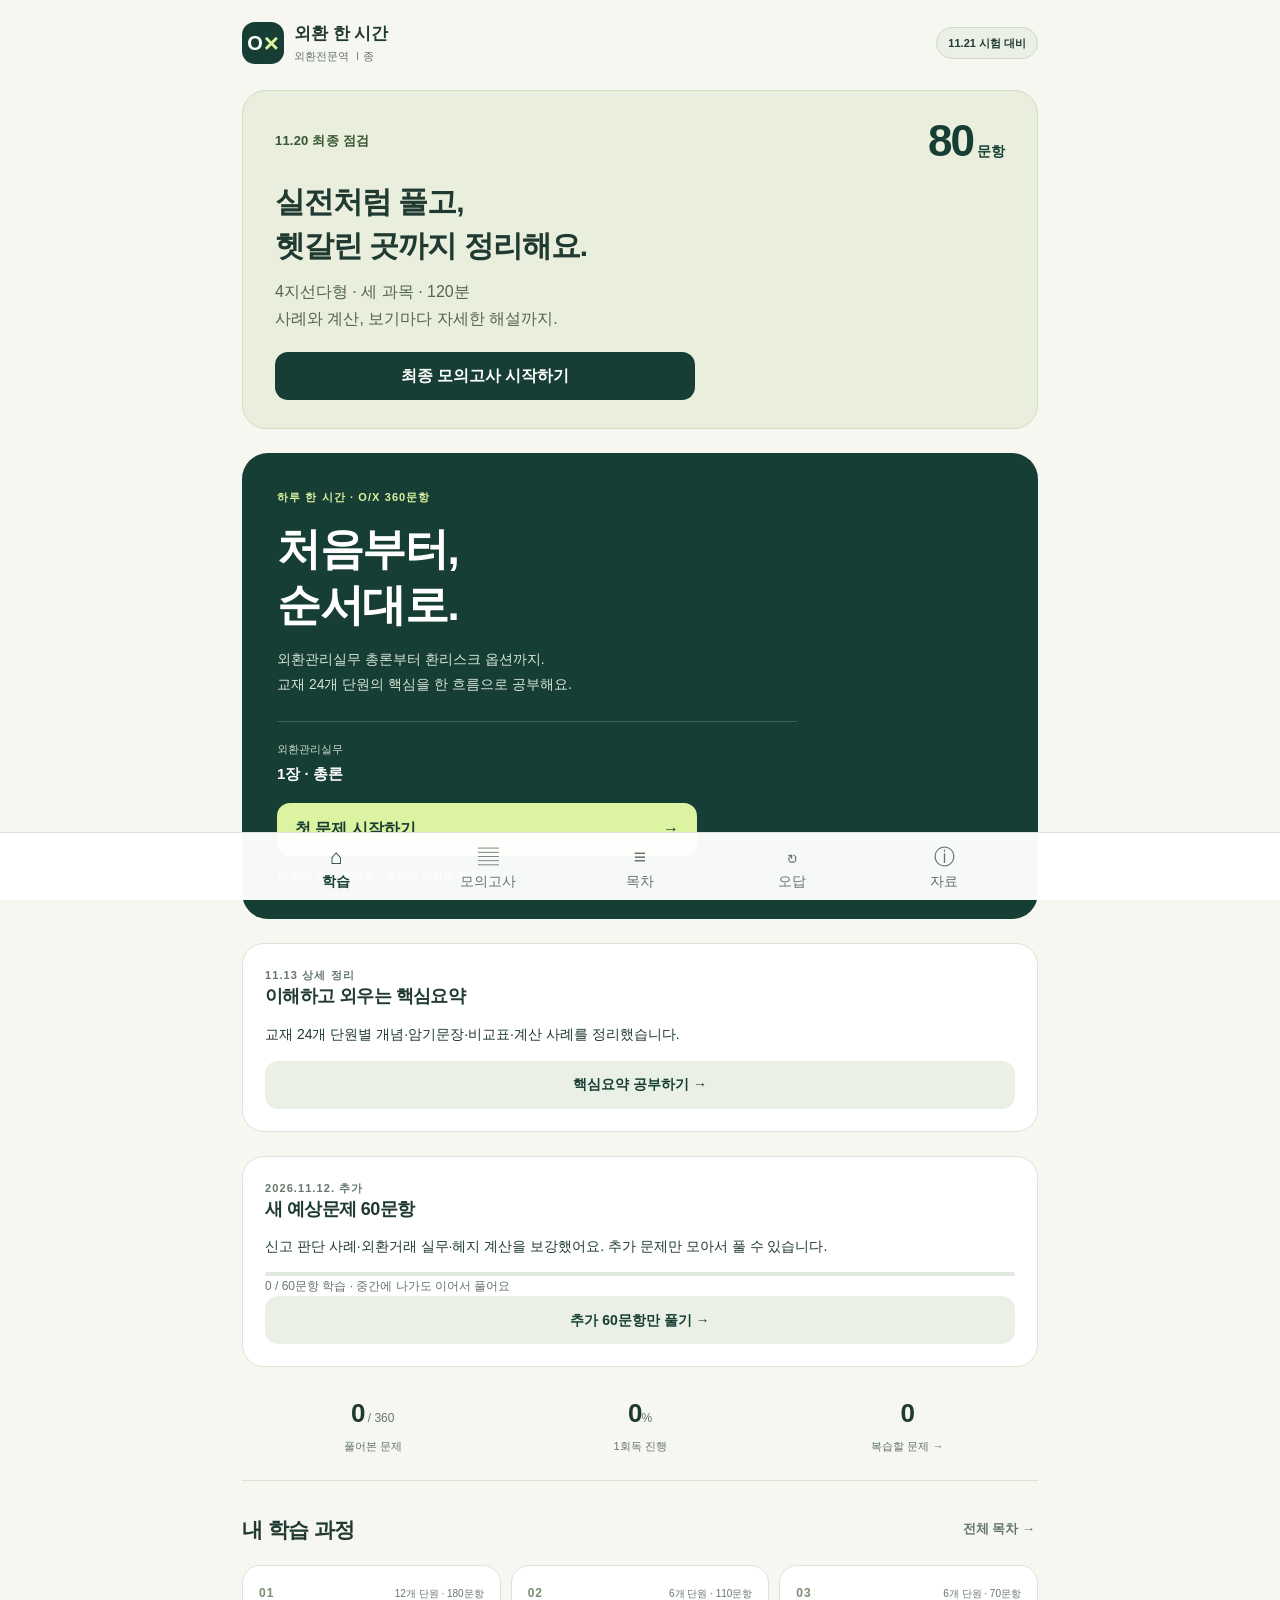
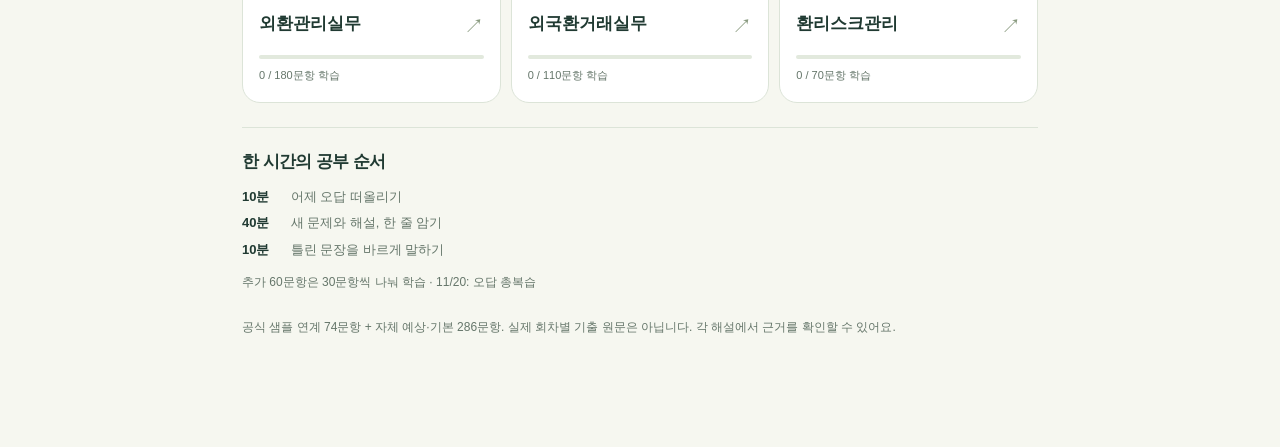
<file: index.html>
<!doctype html>
<html lang="ko">
<head>
  <meta charset="utf-8">
  <meta name="viewport" content="width=device-width, initial-scale=1, viewport-fit=cover">
  <meta name="theme-color" content="#173c36">
  <meta name="description" content="외환전문역 1종, O/X 360문항을 교재 24개 단원 순서로. 4지선다 최종 모의고사 80문항과 24단원 상세 핵심요약. 해설·한 줄 암기·오답 복습으로 하루 한 시간 공부하세요.">
  <meta name="apple-mobile-web-app-capable" content="yes">
  <title>외환 한 시간 · 최종 모의고사와 O/X</title>
  <link rel="icon" href="icon.svg" type="image/svg+xml">
  <link rel="manifest" href="manifest.webmanifest">
  <link rel="stylesheet" href="style.css?v=mock1">
  <script defer src="questions.js?v=mock1"></script>
  <script defer src="guide-data.js?v=mock1"></script>
  <script defer src="guide-view.js?v=mock1"></script>
  <link rel="stylesheet" href="mock-exam.css?v=mock1">
  <script defer src="mock-data.js?v=mock1"></script>
  <script defer src="mock-exam.js?v=mock1"></script>
  <script defer src="app.js?v=mock1"></script>
</head>
<body>
  <header class="site-header"><a class="brand" href="#home" aria-label="외환 한 시간 홈"><span class="brand-mark">O<span>×</span></span><span>외환 한 시간<small>외환전문역 Ⅰ종</small></span></a><span class="exam-badge" id="exam-badge">11.21 시험</span></header>
  <main id="app"><p>학습자료를 불러오는 중입니다.</p></main>
  <div id="storage-notice" role="alert" hidden>이 브라우저에서는 기록을 저장할 수 없습니다. 화면을 닫으면 학습기록이 사라질 수 있어요.</div>
  <nav class="bottom-nav" aria-label="주요 메뉴">
    <button data-view="home" aria-current="page"><span aria-hidden="true">⌂</span>학습</button>
    <button data-view="mock"><span aria-hidden="true">▤</span>모의고사</button>
    <button data-view="course"><span aria-hidden="true">≡</span>목차</button>
    <button data-view="review"><span aria-hidden="true">↻</span>오답</button>
    <button data-view="about"><span aria-hidden="true">ⓘ</span>자료</button>
  </nav>
  <noscript>퀴즈를 풀려면 브라우저의 JavaScript를 켜 주세요.</noscript>
</body>
</html>
</file>
<file: style.css>
@charset "UTF-8";
:root{--bg:#f6f7f0;--paper:#fff;--ink:#203a32;--muted:#65766a;--green:#173e34;--line:#dce4d8;--soft:#eaf0e5;--lime:#dcf3a2;--bad:#a53c31;--radius:22px;color-scheme:light}
*{box-sizing:border-box}body{margin:0;background:var(--bg);color:var(--ink);font-family:-apple-system,BlinkMacSystemFont,"Apple SD Gothic Neo","Noto Sans KR",sans-serif;font-size:16px;line-height:1.65;word-break:keep-all;overflow-wrap:anywhere}button,input,select{font:inherit}button,a{-webkit-tap-highlight-color:transparent}button{cursor:pointer;border:0}button:disabled{cursor:default;opacity:.5}a{color:inherit;text-underline-offset:4px}button:focus-visible,a:focus-visible,input:focus-visible,summary:focus-visible{outline:3px solid #36806f;outline-offset:4px}h1,h2,h3,p{margin:0}h1{font-size:clamp(32px,7vw,44px);line-height:1.26;letter-spacing:-1.4px}h2{font-size:21px;line-height:1.4;letter-spacing:-.6px}h3{font-size:18px;line-height:1.5}small,.small{font-size:12px}.muted{color:var(--muted)}.eyebrow{font-size:11px;font-weight:700;letter-spacing:1.1px}
.site-header{max-width:840px;margin:auto;padding:22px 22px 16px;display:flex;align-items:center;justify-content:space-between;gap:12px}.brand{display:flex;align-items:center;gap:10px;text-decoration:none;font-weight:750;font-size:17px;line-height:1.4}.brand small{display:block;color:var(--muted);font-size:11px;font-weight:500;margin-top:3px}.brand-mark{width:42px;height:42px;display:flex;align-items:center;justify-content:center;gap:1px;border-radius:13px;background:var(--green);color:#fff;font-size:20px}.brand-mark span{color:var(--lime);font-size:26px}.exam-badge{border:1px solid #ced9ca;background:var(--soft);border-radius:30px;padding:6px 11px;font-size:11px;font-weight:700;white-space:nowrap}main{max-width:840px;margin:auto;padding:10px 22px 110px}.stack{display:grid;gap:24px}.row{display:flex;align-items:center;justify-content:space-between;gap:10px;flex-wrap:wrap}.section-top{display:flex;justify-content:space-between;align-items:center;gap:10px;margin-bottom:12px}.full{width:100%}
.primary,.secondary,.text-button{min-height:48px;border-radius:13px;padding:12px 17px;font-weight:700;line-height:1.4;text-decoration:none;display:inline-flex;align-items:center;justify-content:center;gap:8px}.primary{background:var(--green);color:white}.secondary{background:var(--soft);color:var(--green)}.text-button{background:transparent;color:var(--muted);padding:10px 3px;font-size:13px}.hero{background:var(--green);border-radius:26px;padding:27px 25px;color:#fff}.hero .eyebrow{color:var(--lime);margin-bottom:15px}.hero>p{color:#d7e5d9;margin-top:15px;font-size:14px;line-height:1.8}.hero-next{margin-top:24px;padding-top:18px;border-top:1px solid #426052}.hero-next small{display:block;color:#c8d9cc;font-size:11px}.hero-next strong{font-size:15px;font-weight:600;display:block;margin-top:3px}.hero .primary{margin-top:17px;background:var(--lime);color:var(--green);justify-content:space-between;padding:15px 18px}.hero .hero-note{font-size:11px;margin-top:11px;text-align:center;line-height:1.6}.notice{padding:13px 16px;background:var(--soft);border-radius:12px;color:#49634f;font-size:12px}.stats{display:grid;grid-template-columns:repeat(3,1fr);border-bottom:1px solid var(--line);padding-bottom:18px;gap:6px}.stats>div,.stats>button{text-align:center;padding:4px 0;background:transparent;color:var(--ink)}.stats b{display:block;font-size:26px;line-height:1.4;letter-spacing:-1px}.stats b small{font-size:12px;font-weight:500;letter-spacing:0;color:var(--muted)}.stats span{font-size:11px;color:var(--muted)}.subjects{display:grid;gap:10px}.subject{width:100%;text-align:left;padding:19px 20px;border:1px solid var(--line);border-radius:18px;background:var(--paper);color:var(--ink)}.subject-number{font-size:12px;font-weight:700;color:#7b8c73;letter-spacing:1px}.subject h3{display:flex;justify-content:space-between;margin:7px 0 0}.subject h3 span{color:#8a9b80;font-size:20px;font-weight:400}.subject p{font-size:11px;color:var(--muted);margin-top:7px}.bar{height:4px;border-radius:3px;background:#e2e9dd;overflow:hidden;margin-top:14px}.bar span{display:block;height:100%;background:#64916d;transition:width .2s}.routine{border-top:1px solid var(--line);padding-top:22px}.routine h2{font-size:17px}.routine ol{padding:0;list-style:none;margin:12px 0;font-size:13px;color:var(--muted)}.routine li{margin:5px 0}.routine li b{display:inline-block;color:var(--ink);min-width:45px}.note{font-size:12px;color:var(--muted);line-height:1.7}.after-note{margin-top:20px}
.page-intro{margin:14px 0 24px}.page-intro .eyebrow{margin-bottom:10px}.page-intro p{color:var(--muted);font-size:14px;margin-top:12px}.subject-tabs{display:grid;grid-template-columns:repeat(3,minmax(0,1fr));gap:7px;margin-bottom:24px}.chip{background:var(--soft);color:var(--green);border-radius:30px;padding:10px 13px;font-size:12px;min-height:44px}.chip.active{background:var(--green);color:white}.subject-tabs .chip{border-radius:13px;padding:11px 6px;font-size:11px;line-height:1.5}.subject-tabs small{display:block;opacity:.65;font-size:10px;letter-spacing:1px;margin-bottom:3px}.chapter-list{border:1px solid var(--line);border-radius:20px;background:white;overflow:hidden}.chapter{width:100%;display:flex;align-items:flex-start;gap:14px;text-align:left;background:transparent;color:var(--ink);padding:20px 16px;border-bottom:1px solid var(--line)}.chapter:last-child{border-bottom:0}.chapter-number{font-size:14px;color:#7c9076;font-weight:600;flex:0 0 22px;padding-top:2px}.chapter-info{flex:1;min-width:0}.chapter-info strong{display:block;font-size:15px;font-weight:650;line-height:1.55}.chapter-info small{display:block;color:var(--muted);font-size:11px;margin-top:6px}.chapter-count{display:block;color:#54724f;font-size:11px;margin-top:9px}.chapter-arrow{font-size:17px;flex:0 0 17px;color:#65835c}
.question-top{margin-bottom:8px}.question-top+.bar{margin-top:0}.question-meta{margin:21px 0 14px}.question-meta>span{display:block;font-size:11px;color:var(--muted);margin-bottom:4px}.question-meta>strong{font-size:14px;display:block;font-weight:600}.question-card{background:#fff;border:1px solid var(--line);border-radius:var(--radius);padding:24px 22px}.question-id{color:#718169;font-size:11px;margin-bottom:13px}.question-id span{font-size:10px}.question-card h1{font-size:clamp(21px,4.9vw,27px);line-height:1.65;letter-spacing:-.65px;font-weight:650}.answers{display:grid;grid-template-columns:1fr 1fr;gap:13px;margin-top:25px}.answer-button{min-height:107px;border:1.5px solid #d1ddcb;border-radius:17px;background:#fff;color:var(--green);font-size:43px;font-weight:600;line-height:1}.answer-button small{display:block;font-size:11px;font-weight:500;color:var(--muted);margin-top:9px}.answer-button:hover:not(:disabled){background:var(--soft)}.answer-button.selected{background:var(--green);color:#fff;border-color:var(--green);opacity:1}.answer-button.selected small{color:#deeadb}.answer-button.correct-choice{border-color:#44824f;opacity:1}.feedback{margin-top:23px;padding-top:20px;border-top:1px solid var(--line);scroll-margin:20px}.feedback[hidden]{display:none}.verdict{display:flex;gap:10px;align-items:center;justify-content:space-between;font-weight:750;font-size:17px;margin-bottom:13px;flex-wrap:wrap}.verdict span{font-size:12px;font-weight:700;border:1px solid currentColor;border-radius:7px;padding:2px 8px}.verdict.good{color:#276842}.verdict.bad{color:var(--bad)}.explanation{font-size:15px;line-height:1.9}.memory{margin-top:17px;background:var(--soft);border-radius:12px;padding:14px 15px;font-size:14px;font-weight:650}.memory small{display:block;font-weight:500;color:#60725f;font-size:11px;margin-bottom:5px}.source-detail{margin-top:16px;font-size:11px;color:var(--muted)}summary{cursor:pointer;min-height:35px;padding:5px 0;font-weight:600}.source-detail a{display:block;margin:6px 0}.source-detail p{margin-top:8px}.quiz-actions{display:flex;justify-content:space-between;gap:9px;margin-top:17px;align-items:center;flex-wrap:wrap}.quiz-actions .primary{font-size:14px;flex:1;padding:13px 12px}.flag{min-height:48px;background:transparent;color:var(--muted);font-size:12px;padding:9px 3px}.flag[aria-pressed=true]{color:#96621c;font-weight:700}.quiz-footer{margin-top:13px;font-size:11px;color:var(--muted);text-align:center}.result-box{text-align:center;padding:30px 22px;background:#fff;border:1px solid var(--line);border-radius:var(--radius)}.result-box>p{font-size:13px;color:var(--muted)}.result-number{font-size:64px;font-weight:750;letter-spacing:-4px;line-height:1.2;margin:24px 0 12px}.result-number small{font-size:23px;letter-spacing:-1px;color:var(--muted)}.result-buttons{display:grid;gap:10px;margin-top:25px}
.chips{display:flex;gap:7px;flex-wrap:wrap;margin:18px 0}.review-list{margin-top:18px;display:grid;gap:10px}.review-item{background:#fff;border:1px solid var(--line);border-radius:16px;padding:17px;text-align:left;color:var(--ink);width:100%}.review-item small{color:var(--muted);display:block;font-size:11px;margin-bottom:7px}.review-item p{font-size:14px}.review-item>span{display:block;color:var(--bad);font-size:11px;margin-top:9px}.empty{padding:32px 20px;text-align:center;background:#fff;border:1px solid var(--line);border-radius:var(--radius)}.empty h2{font-size:18px}.empty p{margin:10px 0 20px;color:var(--muted);font-size:13px}.info-card{padding:22px;background:#fff;border:1px solid var(--line);border-radius:var(--radius);font-size:14px}.info-card p+p{margin-top:13px}.info-card h2{font-size:18px;margin-bottom:13px}.info-card details{margin:14px 0;font-size:13px}.source-list{padding-left:19px}.source-list li{margin:10px 0;font-size:12px}.backup-row{display:flex;gap:8px;flex-wrap:wrap;margin-top:17px}.backup-row .secondary{font-size:12px;flex:1}#backup-status{font-size:12px;margin-top:10px;color:var(--muted)}.summary-block{border-bottom:1px solid var(--line);padding:20px 0}.summary-block h3{margin-bottom:10px}.summary-block li{font-size:14px;margin:9px 0}.summary-block ul{padding-left:21px;margin:0}#storage-notice{position:relative;margin:0 22px 90px;background:#fff1dd;color:#7b4c10;padding:16px;border-radius:12px;font-size:13px}
.bottom-nav{position:fixed;bottom:0;left:0;right:0;display:flex;justify-content:center;background:rgba(255,255,255,.97);border-top:1px solid var(--line);padding:7px max(12px,env(safe-area-inset-right)) calc(7px + env(safe-area-inset-bottom)) max(12px,env(safe-area-inset-left));z-index:10}.bottom-nav button{width:min(25%,190px);min-height:53px;display:flex;flex-direction:column;align-items:center;justify-content:center;background:none;color:var(--muted);font-size:11px;line-height:1.3;gap:4px}.bottom-nav button span{font-size:21px;height:25px;font-weight:500}.bottom-nav button[aria-current=page]{color:var(--green);font-weight:750}
@media(min-width:700px){.hero{padding:35px}.subjects{grid-template-columns:repeat(3,1fr)}.subject{padding:18px 16px}.subject h3{font-size:17px}.subject .row{gap:3px}.subject .small{font-size:10px}.question-card{padding:32px}.answer-button{min-height:120px}.chapter{padding:23px}.subject-tabs .chip{font-size:13px}.hero .primary{max-width:420px}.hero .hero-note{text-align:left}.hero-next{max-width:520px}}
@media(max-width:360px){.site-header{padding:18px 16px 12px}main{padding:8px 16px 105px}.brand{font-size:15px}.brand-mark{width:38px;height:38px}.exam-badge{font-size:10px;padding:5px 8px}.hero{padding:24px 21px}.hero>p{font-size:13px}.hero-next strong{font-size:14px}.hero .hero-note{font-size:10px}.question-card{padding:20px 18px}.quiz-actions{gap:7px}.quiz-actions .primary{min-width:114px;font-size:13px}.flag{font-size:11px}.chapter{gap:9px;padding:18px 13px}.chapter-number{flex-basis:20px}.subject-tabs .chip{font-size:10px}.info-card{padding:19px}.stats b{font-size:24px}.stats span{font-size:10px}}
@media(prefers-reduced-motion:reduce){*{scroll-behavior:auto!important;transition:none!important}}
@media print{.bottom-nav,.site-header,button{display:none!important}main{max-width:none;padding:0}.question-card,.info-card{border:0;padding:0}body{background:white}}
.guide-entry .secondary{margin-top:15px}
.guide{font-size:16px;line-height:1.9}.guide h2{font-size:23px}.guide h3{font-size:20px}.guide h4{font-size:17px;line-height:1.6;margin:0 0 12px;letter-spacing:-.4px}.guide p+p{margin-top:12px}.guide-start{background:var(--soft);border-radius:18px;padding:20px 23px;margin-bottom:22px}.guide-start h2{font-size:17px}.guide-start ol{padding-left:21px;margin:11px 0}.guide-start li{font-size:13px;margin:7px 0}.guide-start li b{display:block;color:var(--green)}.guide-tabs{display:grid;grid-template-columns:repeat(3,minmax(0,1fr));gap:7px;margin:22px 0 12px}.guide-tabs .chip{border-radius:12px;padding:12px 6px;font-size:12px;font-weight:600;line-height:1.5}.guide-tabs .chip:last-child{grid-column:1/-1;min-height:37px;font-size:11px;padding:8px}.guide-tools{display:flex;gap:12px 20px;align-items:center;justify-content:space-between;flex-wrap:wrap;margin:14px 0 22px;font-size:12px}.guide-tools button,.guide-toc button,.guide-basis>button,.guide-chapter-footer>button[data-action=guide-jump]{background:none;color:var(--green);font-size:12px;min-height:40px;padding:5px 0;text-align:left;text-decoration:underline;text-underline-offset:4px}.guide-toc{border:1px solid var(--line);border-radius:18px;padding:22px;background:#fff;scroll-margin:18px}.guide-toc h2{font-size:17px;margin-bottom:15px}.guide-toc h3{font-size:13px;margin:12px 0 8px}.guide-toc>div{display:grid;gap:3px}.guide-toc a,.guide-toc button{line-height:1.65;padding:8px 0;min-height:42px;font-size:13px;text-decoration:none;border-bottom:1px solid var(--line)}.guide-toc>div>*:last-child{border-bottom:0}.guide-subject-title{margin:34px 0 20px}.guide-subject-title h2{margin:6px 0 12px}.guide-subject-title p{font-size:14px;color:var(--muted)}.guide-chapter{margin:0 0 25px;background:#fff;border:1px solid var(--line);border-radius:22px;padding:25px;scroll-margin:18px}.guide-chapter-header{padding-bottom:22px;border-bottom:2px solid var(--soft);margin-bottom:23px}.guide-chapter-header h3{margin:7px 0 13px;font-size:22px;line-height:1.5}.guide-chapter-header p{font-size:14px;color:var(--muted);line-height:1.8}.guide-topic{margin-top:25px;padding-bottom:25px;border-bottom:1px solid var(--line)}.guide-topic>p{font-size:15px;line-height:1.95}.guide-topic>p:not(.guide-trap){margin-bottom:10px}.guide-memory{background:var(--soft);border-left:3px solid #7fa565;padding:14px 17px;border-radius:0 11px 11px 0;margin:17px 0}.guide-memory>strong,.guide-example>strong{font-size:12px;display:block;color:#43613f;letter-spacing:.3px}.guide-memory ul{padding-left:19px;margin:7px 0 0}.guide-memory li{font-size:14px;font-weight:650;margin:5px 0;line-height:1.75}.guide-example{background:#f8f5e9;border-radius:12px;padding:17px;margin:17px 0}.guide-example p{font-size:14px;line-height:1.85;margin-top:9px}.guide-solution{border-top:1px solid #e3dfca;padding-top:10px}.guide .guide-trap{font-size:13px;color:#7d483c;border-left:2px solid #d5a69a;padding-left:12px;margin:15px 0 0}.guide-trap b{display:block;font-size:11px;margin-bottom:4px}.guide-table-wrap{overflow-x:auto;max-width:100%;border:1px solid var(--line);border-radius:10px;margin:16px 0 4px;overscroll-behavior-x:contain}.guide-table{border-collapse:collapse;min-width:0;width:100%;font-size:13px;line-height:1.75}.guide-table th,.guide-table td{padding:11px 13px;border-bottom:1px solid var(--line);text-align:left;vertical-align:top}.guide-table thead th{background:var(--soft);font-weight:700;white-space:normal}.guide-table tbody th{font-weight:650;width:40%;min-width:0}.guide-table-wide{min-width:480px}.guide-table-wide tbody th{width:auto}.guide-table tr:last-child>*{border-bottom:0}.guide-table-note{font-size:10px}.guide-recall{padding:23px 0 5px}.guide-recall h4{margin-bottom:7px}.guide-recall details{border-bottom:1px solid var(--line);padding:11px 0}.guide-recall summary{font-size:14px;font-weight:600;line-height:1.7}.guide-recall details p,.guide-recall-answer p{font-size:14px;background:var(--soft);padding:13px;border-radius:10px;margin:8px 0}.guide-chapter-footer{padding-top:20px}.guide-chapter-footer .secondary{font-size:13px}.guide-sources{font-size:12px;color:var(--muted);margin:14px 0}.guide-sources a,.guide-source-links a{display:block;font-size:12px;line-height:1.7;margin:8px 0}.guide-numbers{scroll-margin:18px}.guide-numbers h3{font-size:16px;margin-top:25px}.guide-numbers dl{margin:12px 0 28px}.guide-numbers dl>div{padding:17px 19px;border:1px solid var(--line);border-radius:13px;background:#fff;margin-bottom:9px}.guide-numbers dt{font-size:12px;font-weight:600;color:var(--muted);margin-bottom:6px}.guide-numbers dd{margin:0}.guide-numbers dd strong{font-size:17px;line-height:1.6;display:block}.guide-numbers dd p{font-size:13px;margin-top:8px}.guide-numbers dd a{font-size:11px}.guide-basis{border-top:1px solid var(--line);padding-top:25px;margin-top:30px;color:var(--muted)}.guide-basis h2{font-size:16px;margin-bottom:15px}.guide-basis p{font-size:12px;line-height:1.8}.guide-basis>button{margin-top:15px}.guide-recall-answer{margin:15px 0;font-size:14px}
@media(min-width:700px){.guide-chapter{padding:32px}.guide-toc>div{grid-template-columns:repeat(2,minmax(0,1fr));gap:0 25px}.guide-start ol{display:grid;grid-template-columns:repeat(3,minmax(0,1fr));gap:20px}.guide-tabs{grid-template-columns:repeat(3,minmax(0,1fr)) 100px}.guide-tabs .chip:last-child{grid-column:auto}.guide-table{min-width:0}}
@media(max-width:360px){.guide-chapter{padding:19px 16px}.guide-tabs .chip{font-size:10px}.guide-topic>p{font-size:14px}.guide-memory{padding:12px}.guide-memory li{font-size:13px}.guide-example{padding:13px}.guide-toc{padding:18px}.guide-start{padding:18px}}
@media print{@page{size:A4;margin:18mm}.no-print,.guide-tabs,.guide-tools,.guide-toc,.guide-table-note,.guide-chapter-footer>button{display:none!important}.guide{font-size:10pt;line-height:1.65}.guide h1{font-size:26pt}.guide-subject-title{break-before:page}.guide-chapter{border:0;border-radius:0;padding:0;margin-bottom:8mm}.guide-topic{margin-top:5mm;padding-bottom:4mm}.guide-topic>p{font-size:10pt;line-height:1.75}.guide-memory li,.guide-example p{font-size:9pt}.guide-table{min-width:0;font-size:8pt}.guide-table-wrap{overflow:visible}.guide-chapter-header,h2,h3,h4{break-after:avoid}.guide-memory,.guide-example,.guide-numbers dl>div,.guide-recall-answer{break-inside:avoid}.guide-source-links a,.guide-sources a{font-size:8pt}.guide-start{background:#f3f3f3}.guide-chapter-footer{padding-top:2mm}.guide-numbers dd p{font-size:9pt}a{color:inherit}}
</file>
<file: mock-exam.css>
/* Final mock exam: deliberately isolated from existing O/X and guide styles. */
.mock-page{font-size:16px}.mock-page h1{font-size:34px;letter-spacing:-1px}.mock-page .text-button,.mock-page .chip,.mock-page .flag{font-size:14px}.mock-entry{background:#e9efdc;border:1px solid #d1ddbf;border-radius:24px;padding:25px}.mock-entry-top{display:flex;align-items:center;justify-content:space-between;gap:15px}.mock-tag{font-size:13px;font-weight:750;color:#375632;letter-spacing:.2px}.mock-entry-count{font-size:44px;line-height:1;font-weight:750;letter-spacing:-2px;color:var(--green)}.mock-entry-count small{font-size:14px;letter-spacing:0;margin-left:4px}.mock-entry h2{font-size:26px;line-height:1.45;letter-spacing:-1px;margin:17px 0 12px}.mock-entry>p{font-size:16px;color:#52654e}.mock-entry .primary{margin-top:20px}.mock-entry .mock-note{margin-top:13px;font-size:14px}.mock-back,.mock-review-top{display:flex;justify-content:space-between;align-items:center;gap:10px;margin-bottom:18px;font-size:14px;color:var(--muted)}.mock-heading{margin:12px 0 24px}.mock-heading h1{margin:12px 0 16px}.mock-heading>p{font-size:17px;color:var(--muted);line-height:1.8}.mock-panel{background:white;border:1px solid var(--line);border-radius:22px;padding:24px;margin:20px 0}.mock-panel h2,.mock-basis h2{font-size:20px;margin-bottom:12px}.mock-panel>p+p{margin-top:12px}.mock-facts{display:grid;grid-template-columns:repeat(3,1fr);gap:12px;border-bottom:1px solid var(--line);padding-bottom:22px}.mock-facts b{display:block;font-size:34px;line-height:1.4}.mock-facts b small{font-size:15px}.mock-facts span{font-size:14px;color:var(--muted)}.mock-subjects{list-style:none;margin:20px 0 24px;padding:0}.mock-subjects li{display:flex;justify-content:space-between;gap:15px;margin:12px 0;font-size:16px}.mock-subjects b{white-space:nowrap}.mock-instructions{padding-left:22px;margin:12px 0 0}.mock-instructions li{margin:12px 0;font-size:16px;line-height:1.85}.mock-basis{padding:8px 4px;color:var(--muted)}.mock-basis p,.mock-basis a{font-size:14px;line-height:1.9}.mock-basis p{margin:12px 0}.mock-note{font-size:14px;color:var(--muted);line-height:1.8;margin-top:16px}.mock-status{display:flex;justify-content:space-between;align-items:center;gap:14px;margin:14px 0 20px}.mock-status strong{font-size:34px;letter-spacing:-1px}.mock-status strong span{font-size:18px;color:var(--muted)}.mock-status p{font-size:14px;color:var(--muted)}.mock-clock{text-align:right}.mock-clock>span{font-size:12px;color:var(--muted);display:block}.mock-clock b{font-size:23px;font-variant-numeric:tabular-nums;display:inline-block}.mock-clock button{margin-left:10px;padding:8px 9px;min-height:40px;border-radius:8px;background:var(--soft);color:var(--green);font-size:14px}.mock-tools{display:flex;justify-content:space-between;align-items:center;gap:10px;font-size:14px;color:var(--muted);margin:8px 0}.mock-question{background:white;border:1px solid var(--line);border-radius:22px;padding:26px}.mock-question-label{font-size:14px;color:var(--muted);margin-bottom:17px}.mock-question-label>span{background:#fff0dd;color:#875119;border-radius:5px;font-size:13px;padding:3px 7px;margin-left:6px}.mock-question h1{font-size:21px;line-height:1.85;letter-spacing:-.4px;white-space:pre-line;font-weight:650}.mock-choices{display:grid;gap:12px;margin-top:26px}.mock-choice{display:flex;align-items:flex-start;gap:12px;text-align:left;padding:17px 15px;border:1.5px solid var(--line);border-radius:14px;line-height:1.8;color:var(--ink);background:#fff;font-size:16px;width:100%;white-space:pre-line}.mock-choice-number{display:inline-flex;flex:0 0 27px;width:27px;height:27px;border:1px solid #b1beac;align-items:center;justify-content:center;line-height:1;font-size:14px;font-weight:700;border-radius:50%;margin-top:2px}.mock-choice.selected{border-color:var(--green);background:#edf3e5;box-shadow:inset 0 0 0 .5px var(--green)}.mock-choice.selected .mock-choice-number{background:var(--green);color:white;border-color:var(--green)}.mock-nav{display:grid;grid-template-columns:1fr 1fr;gap:10px;margin:20px 0}.mock-nav button{font-size:16px;min-height:52px}.mock-map{background:white;border:1px solid var(--line);border-radius:17px;padding:14px 19px;margin-top:22px}.mock-map summary{font-size:16px;min-height:44px}.mock-map h3{font-size:15px;margin:22px 0 12px}.mock-grid{display:grid;grid-template-columns:repeat(8,minmax(0,1fr));gap:8px}.mock-grid button{position:relative;border:1px solid var(--line);background:#fff;color:var(--ink);border-radius:8px;min-height:48px;font-size:15px;line-height:1.1;padding:7px 0}.mock-grid button small{display:block;font-size:12px;margin-top:4px}.mock-grid .filled{background:var(--soft)}.mock-grid .current{outline:2px solid var(--green);outline-offset:1px}.mock-grid .wrong{background:#fff1eb;color:#8e392e}.mock-grid .right{background:#e9f2df}.mock-submit{margin-top:20px}.mock-paused{text-align:center;padding:35px 24px}.mock-paused h1{font-size:29px;margin:18px 0}.mock-paused>p{line-height:2;margin-bottom:22px}.mock-confirm h1{font-size:27px;margin-bottom:20px}.mock-warning{padding:15px;background:#fff1e7;border-radius:10px;color:#8a451c}.mock-result{text-align:center}.mock-result-label{font-size:14px;color:var(--muted)}.mock-score{font-size:66px;font-weight:750;letter-spacing:-3px;line-height:1.5;margin:8px 0}.mock-score small{font-size:20px;color:var(--muted);letter-spacing:0}.mock-verdict{font-weight:750;margin-top:18px}.mock-page .good{color:#256441}.mock-page .bad{color:#a13d30}.mock-score-table{margin:25px 0;text-align:left;border-top:1px solid var(--line)}.mock-score-table>div{padding:17px 0;border-bottom:1px solid var(--line);position:relative}.mock-score-table strong{font-size:16px}.mock-score-table p{font-size:14px;color:var(--muted);padding-right:95px}.mock-score-table>div>span{position:absolute;right:0;top:18px;font-size:15px;font-weight:700}.mock-score-table p b{display:block;font-size:14px}.mock-result-actions{display:grid;gap:10px}.mock-filter{display:flex;gap:8px;margin:17px 0}.mock-filter .chip{min-width:70px;min-height:44px}.mock-review-verdict{border-top:1px solid var(--line);border-bottom:1px solid var(--line);padding:18px 0;margin:22px 0;font-weight:700}.mock-review-verdict span{display:block;font-size:14px;font-weight:500;margin-top:5px;color:var(--muted)}.mock-explained-choices{list-style:none;padding:0;margin:0;display:grid;gap:16px}.mock-explained-choices li{padding:19px 17px;background:#f7f8f4;border-radius:13px;border:1px solid var(--line)}.mock-explained-choices li>div{display:flex;align-items:flex-start;gap:10px}.mock-explained-choices strong{font-size:16px;font-weight:600;white-space:pre-line;line-height:1.8}.mock-explained-choices small{display:block;font-size:14px;color:var(--muted);margin:12px 0 6px}.mock-explained-choices p{font-size:16px;line-height:1.9;white-space:pre-line}.mock-explained-choices .is-answer{background:#edf4e5;border-color:#8eae7d}.mock-explained-choices .is-answer small{color:#2e6135;font-weight:700}.mock-solution{margin-top:28px}.mock-solution h2{font-size:20px;margin-bottom:13px}.mock-solution p{font-size:16px;line-height:1.95;white-space:pre-line}.mock-memory{padding:20px;border-radius:14px;background:var(--green);color:white;margin:25px 0}.mock-memory strong{font-size:14px;color:var(--lime)}.mock-memory p{margin-top:9px;font-size:16px;line-height:1.9}.mock-sources{font-size:14px;color:var(--muted)}.mock-sources summary{min-height:44px}.mock-sources p{margin:12px 0}.mock-sources a{display:block;margin:13px 0;line-height:1.8}.mock-sources button{margin-top:10px;font-size:14px}.bottom-nav button{width:min(20%,152px);font-size:14px;padding:0;white-space:nowrap}
@media(min-width:700px){.mock-entry{padding:28px 32px}.mock-entry h2{font-size:30px}.mock-entry .primary{max-width:420px}.mock-question{padding:32px}.mock-choice{padding:20px}.mock-panel{padding:30px}.mock-grid{grid-template-columns:repeat(10,minmax(0,1fr))}.mock-heading h1{font-size:40px}}
@media(max-width:390px){.mock-question{padding:21px 17px}.mock-choice{padding:14px 12px;gap:10px}.mock-panel{padding:21px 18px}.mock-grid{grid-template-columns:repeat(5,minmax(0,1fr))}.mock-clock button{display:block;margin:5px 0 0 auto;min-height:36px}.mock-question h1{font-size:20px}.mock-facts{gap:8px}.mock-facts span{font-size:13px}.mock-facts b{font-size:30px}.mock-nav button{padding:13px 9px;font-size:15px}.mock-entry{padding:23px}.mock-explained-choices li{padding:16px 13px}}
</file>
